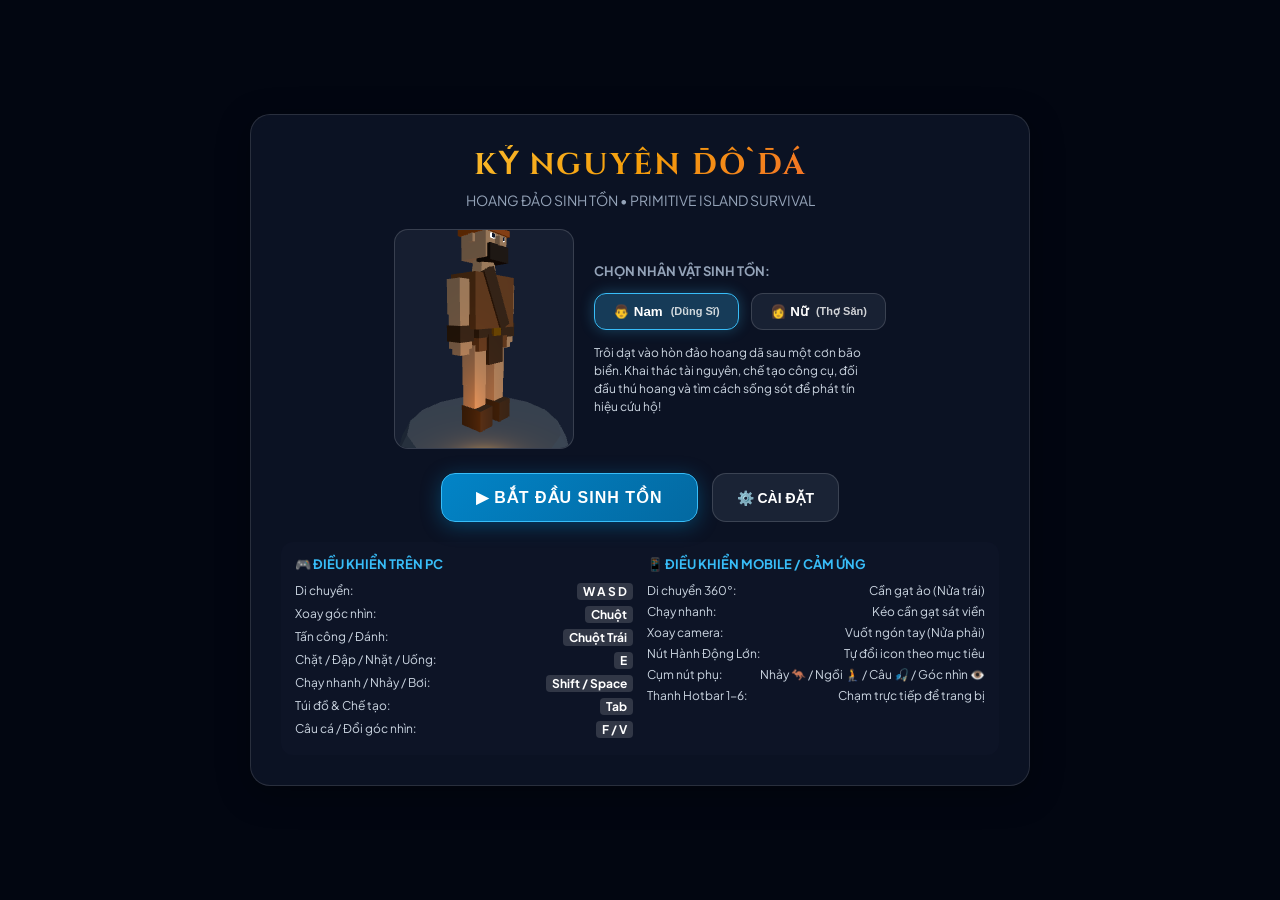
<file: index.html>
<!DOCTYPE html>
<html lang="vi">
<head>
  <meta charset="UTF-8">
  <meta name="viewport" content="width=device-width, initial-scale=1.0, maximum-scale=1.0, user-scalable=no, viewport-fit=cover">
  <title>Kỷ Nguyên Đồ Đá: Hoang Đảo Sinh Tồn - 3D Survival</title>
  <script type="module" crossorigin src="./assets/index-B29FA6Dn.js"></script>
  <link rel="stylesheet" crossorigin href="./assets/index-CyNFQfEw.css">
</head>
<body>
  <!-- 3D Canvas Container -->
  <div id="canvas-container"></div>

  <!-- Atmospheric Screen Vignette FX (Frost, Warmth, Underwater) -->
  <div id="frost-overlay" class="screen-fx"></div>
  <div id="warmth-overlay" class="screen-fx"></div>
  <div id="underwater-overlay" class="screen-fx"></div>

  <!-- Cinematic Rescue Cutscene Overlay & Banner -->
  <div id="cutscene-container" style="display: none;">
    <div id="cutscene-banner">
      <div id="cutscene-badge">🚢 TÍN HIỆU CỨU HỘ ĐÃ PHÁT</div>
      <div id="cutscene-title">TÀU CỨU HỘ ĐÃ CẬP BẾN!</div>
      <div id="cutscene-desc">Ánh đèn pha rẽ sóng vượt qua rạn san hô đưa bạn trở về nền văn minh!</div>
    </div>
    <button id="btn-skip-cutscene" class="hud-btn" title="Bỏ qua cắt cảnh">BỎ QUA ▶</button>
  </div>

  <!-- HUD Overlay -->
  <div id="hud-overlay" style="display: none;">
    <!-- Top Bar -->
    <div id="top-bar">
      <!-- Objectives / Quests (Top Left) -->
      <div id="quests-container" class="glass-panel">
        <div id="quests-header">
          <span>📜 MỤC TIÊU SINH TỒN (Q)</span>
          <span id="quests-toggle-icon">▲</span>
        </div>
        <div id="quest-list">
          <!-- Populated by JS -->
        </div>
      </div>

      <!-- Compass (Top Center) -->
      <div id="compass-container" class="glass-panel">
        <div id="compass-tape">N • • • E • • • S • • • W</div>
        <div id="shipwreck-dist-pill">
          <span>🚢 Xác tàu đắm:</span>
          <span id="shipwreck-dist-text">145m</span>
        </div>
      </div>

      <!-- Clock, Minimap & Quick Action Buttons (Top Right) -->
      <div id="top-right-wrap">
        <div id="top-right-group">
          <div id="clock-pill" class="glass-panel hud-pill">
            <span id="day-badge">Ngày 1</span>
            <span id="time-badge">12:00 ☀️</span>
          </div>
          <button id="btn-toggle-control-mode" class="hud-btn" title="Chuyển chế độ điều khiển: PC / Cảm ứng">📱</button>
          <button id="btn-toggle-inventory" class="hud-btn" title="Túi đồ (Tab)">🎒</button>
          <button id="btn-toggle-quests" class="hud-btn" title="Nhiệm vụ (Q)">📜</button>
          <button id="btn-toggle-settings" class="hud-btn" title="Cài đặt (Esc)">⚙️</button>
        </div>

        <!-- Real-time Circular Radar Minimap -->
        <div id="minimap-container" class="glass-panel">
          <div id="minimap-header">
            <span id="minimap-coords">X: 0 | Z: 25</span>
            <span id="minimap-north">▲ BẮC</span>
          </div>
          <div id="minimap-canvas-wrap">
            <canvas id="minimap-canvas" width="130" height="130"></canvas>
          </div>
        </div>
      </div>
    </div>

    <!-- Center Dynamic Crosshair & Interaction Hint -->
    <div id="center-crosshair-wrap">
      <div id="crosshair"></div>
      <div id="crosshair-hint">[E] Chặt Cây Cọ (100/100 HP)</div>
    </div>

    <!-- Toast Notifications -->
    <div id="toast-container"></div>

    <!-- Bottom Bar (Survival Bars & Hotbar) -->
    <div id="bottom-bar">
      <!-- 5 Survival Stat Bars (Bottom Left) -->
      <div id="survival-stats" class="glass-panel" style="padding: 10px 14px;">
        <!-- Health -->
        <div class="stat-row">
          <span class="stat-icon" title="Máu">🩸</span>
          <div class="stat-bar-bg">
            <div id="bar-health" class="stat-bar-fill health" style="width: 100%;"></div>
          </div>
          <span id="val-health" style="font-size: 11px; width: 28px; text-align: right;">100</span>
        </div>
        <!-- Stamina -->
        <div class="stat-row">
          <span class="stat-icon" title="Thể lực">⚡</span>
          <div class="stat-bar-bg">
            <div id="bar-stamina" class="stat-bar-fill stamina" style="width: 100%;"></div>
          </div>
          <span id="val-stamina" style="font-size: 11px; width: 28px; text-align: right;">100</span>
        </div>
        <!-- Food -->
        <div class="stat-row">
          <span class="stat-icon" title="Độ no">🍖</span>
          <div class="stat-bar-bg">
            <div id="bar-food" class="stat-bar-fill food" style="width: 100%;"></div>
          </div>
          <span id="val-food" style="font-size: 11px; width: 28px; text-align: right;">100</span>
        </div>
        <!-- Water -->
        <div class="stat-row">
          <span class="stat-icon" title="Nước uống">💧</span>
          <div class="stat-bar-bg">
            <div id="bar-water" class="stat-bar-fill water" style="width: 100%;"></div>
          </div>
          <span id="val-water" style="font-size: 11px; width: 28px; text-align: right;">100</span>
        </div>
        <!-- Oxygen (Underwater only) -->
        <div class="stat-row" id="oxygen-row">
          <span class="stat-icon" title="Dưỡng khí">🫁</span>
          <div class="stat-bar-bg">
            <div id="bar-oxygen" class="stat-bar-fill oxygen" style="width: 100%;"></div>
          </div>
          <span id="val-oxygen" style="font-size: 11px; width: 28px; text-align: right;">100</span>
        </div>
        <!-- Temperature status -->
        <div id="temp-badge" class="temp-warm">🔥 Bình thường</div>
      </div>

      <!-- Hotbar 6 Slots (Bottom Center) -->
      <div id="hotbar" class="glass-panel">
        <!-- 6 slots populated by JS -->
      </div>
    </div>
  </div>

  <!-- Touch Controls Zones (Left: Joystick, Right: Look) -->
  <div id="touch-zone-left"></div>
  <div id="touch-zone-right"></div>

  <!-- Virtual Joystick Graphic -->
  <div id="joystick-base">
    <div id="joystick-knob"></div>
  </div>

  <!-- Mobile Action Buttons (Bottom Right Cluster) -->
  <div id="mobile-actions">
    <div class="action-row">
      <button id="btn-action-view" class="action-btn secondary" title="Đổi góc nhìn (V)">👁️</button>
      <button id="btn-action-fish" class="action-btn secondary" title="Câu cá (F)">🎣</button>
      <button id="btn-action-crouch" class="action-btn secondary" title="Ngồi rình (Ctrl)">🧎</button>
      <button id="btn-action-jump" class="action-btn secondary" title="Nhảy / Bơi (Space)">🦘</button>
    </div>
    <div class="action-row">
      <button id="btn-action-primary" class="action-btn primary" title="Chặt / Đập / Tấn công / Nhặt (E)">
        <span id="mobile-action-icon">👊</span>
        <span id="mobile-action-label">HÀNH ĐỘNG</span>
      </button>
    </div>
  </div>

  <!-- Start / Title Screen -->
  <div id="screen-start" class="modal-overlay">
    <div class="glass-panel start-card">
      <h1 class="game-title">KỶ NGUYÊN ĐỒ ĐÁ</h1>
      <p class="game-subtitle">HOANG ĐẢO SINH TỒN • PRIMITIVE ISLAND SURVIVAL</p>

      <!-- 3D Character Preview & Gender Selection -->
      <div class="char-select-section">
        <canvas id="char-preview-canvas"></canvas>
        <div style="display: flex; flex-direction: column; gap: 14px; text-align: left;">
          <div style="font-size: 13px; font-weight: 700; color: #94a3b8;">CHỌN NHÂN VẬT SINH TỒN:</div>
          <div class="gender-toggle">
            <button id="gender-male-btn" class="gender-btn active">
              <span>👨 Nam</span>
              <span style="font-size: 11px; opacity: 0.8;">(Dũng Sĩ)</span>
            </button>
            <button id="gender-female-btn" class="gender-btn">
              <span>👩 Nữ</span>
              <span style="font-size: 11px; opacity: 0.8;">(Thợ Săn)</span>
            </button>
          </div>
          <p style="font-size: 12px; color: #cbd5e1; max-width: 280px; line-height: 1.5;">
            Trôi dạt vào hòn đảo hoang dã sau một cơn bão biển. Khai thác tài nguyên, chế tạo công cụ, đối đầu thú hoang và tìm cách sống sót để phát tín hiệu cứu hộ!
          </p>
        </div>
      </div>

      <!-- Action Buttons -->
      <div style="display: flex; gap: 14px; justify-content: center; margin-bottom: 20px;">
        <button id="btn-start-game" class="btn-primary">▶ BẮT ĐẦU SINH TỒN</button>
        <button id="btn-continue-game" class="btn-secondary" style="display: none;">💾 TIẾP TỤC</button>
        <button id="btn-open-settings" class="btn-secondary">⚙️ CÀI ĐẶT</button>
      </div>

      <!-- Controls Guide Grid -->
      <div class="controls-guide-grid">
        <div class="guide-col">
          <h4>🎮 ĐIỀU KHIỂN TRÊN PC</h4>
          <div class="guide-row"><span>Di chuyển:</span> <span class="key-badge">W A S D</span></div>
          <div class="guide-row"><span>Xoay góc nhìn:</span> <span class="key-badge">Chuột</span></div>
          <div class="guide-row"><span>Tấn công / Đánh:</span> <span class="key-badge">Chuột Trái</span></div>
          <div class="guide-row"><span>Chặt / Đập / Nhặt / Uống:</span> <span class="key-badge">E</span></div>
          <div class="guide-row"><span>Chạy nhanh / Nhảy / Bơi:</span> <span class="key-badge">Shift / Space</span></div>
          <div class="guide-row"><span>Túi đồ & Chế tạo:</span> <span class="key-badge">Tab</span></div>
          <div class="guide-row"><span>Câu cá / Đổi góc nhìn:</span> <span class="key-badge">F / V</span></div>
        </div>
        <div class="guide-col">
          <h4>📱 ĐIỀU KHIỂN MOBILE / CẢM ỨNG</h4>
          <div class="guide-row"><span>Di chuyển 360°:</span> <span>Cần gạt ảo (Nửa trái)</span></div>
          <div class="guide-row"><span>Chạy nhanh:</span> <span>Kéo cần gạt sát viền</span></div>
          <div class="guide-row"><span>Xoay camera:</span> <span>Vuốt ngón tay (Nửa phải)</span></div>
          <div class="guide-row"><span>Nút Hành Động Lớn:</span> <span>Tự đổi icon theo mục tiêu</span></div>
          <div class="guide-row"><span>Cụm nút phụ:</span> <span>Nhảy 🦘 / Ngồi 🧎 / Câu 🎣 / Góc nhìn 👁️</span></div>
          <div class="guide-row"><span>Thanh Hotbar 1-6:</span> <span>Chạm trực tiếp để trang bị</span></div>
        </div>
      </div>
    </div>
  </div>

  <!-- Inventory & Crafting Modal (Tab) -->
  <div id="modal-inventory" class="modal-overlay" style="display: none;">
    <div class="glass-panel inv-card">
      <div class="inv-tabs">
        <button id="tab-backpack" class="inv-tab-btn active">🎒 TÚI ĐỒ (24 Ô)</button>
        <button id="tab-crafting" class="inv-tab-btn">🔨 CHẾ TẠO CÔNG CỤ</button>
        <button id="btn-close-inventory" style="margin-left: auto; background: none; border: none; color: #fff; font-size: 20px; cursor: pointer;">✕</button>
      </div>

      <!-- Backpack View -->
      <div id="view-backpack" class="inv-layout">
        <div>
          <div style="font-size: 13px; font-weight: 700; color: #38bdf8; margin-bottom: 8px;">🔥 THANH HOTBAR (1-6)</div>
          <div id="inv-grid-hotbar" class="inv-grid" style="margin-bottom: 16px;"></div>
          <div style="font-size: 13px; font-weight: 700; color: #94a3b8; margin-bottom: 8px;">📦 BALO SINH TỒN (18 Ô)</div>
          <div id="inv-grid-backpack" class="inv-grid"></div>
        </div>

        <!-- Selected Item Detail Panel -->
        <div class="item-detail-panel">
          <div id="item-detail-icon" style="font-size: 40px; text-align: center;">🎒</div>
          <div id="item-detail-name" style="font-size: 16px; font-weight: 700; text-align: center;">Chọn một vật phẩm</div>
          <div id="item-detail-desc" style="font-size: 13px; color: #94a3b8; line-height: 1.5; min-height: 60px;">Chạm hoặc click vào một ô vật phẩm để xem chi tiết hoặc sử dụng.</div>
          <div style="display: flex; gap: 8px; margin-top: auto;">
            <button id="btn-item-use" class="btn-primary" style="flex: 1; padding: 10px; font-size: 13px;" disabled>SỬ DỤNG / ĂN</button>
            <button id="btn-item-build" class="btn-primary" style="flex: 1; padding: 10px; font-size: 13px; background: #059669; border-color: #10b981; display: none;">ĐẶT XUỐNG ĐẤT</button>
          </div>
        </div>
      </div>

      <!-- Crafting View -->
      <div id="view-crafting" class="inv-layout" style="display: none;">
        <div>
          <div style="font-size: 13px; font-weight: 700; color: #38bdf8; margin-bottom: 12px;">DANH SÁCH CÔNG THỨC CHẾ TẠO</div>
          <div id="crafting-recipe-list" class="recipe-list">
            <!-- Populated by JS -->
          </div>
        </div>
        <div class="item-detail-panel">
          <div id="craft-preview-icon" style="font-size: 40px; text-align: center;">🛠️</div>
          <div id="craft-preview-name" style="font-size: 16px; font-weight: 700; text-align: center;">Chế tạo</div>
          <div id="craft-preview-desc" style="font-size: 13px; color: #94a3b8; line-height: 1.5;">Chọn một công thức chế tạo từ danh sách bên trái.</div>
          <div id="craft-preview-reqs" style="font-size: 12px; color: #f59e0b;"></div>
        </div>
      </div>
    </div>
  </div>

  <!-- Settings Modal (Esc) -->
  <div id="modal-settings" class="modal-overlay" style="display: none;">
    <div class="glass-panel settings-card">
      <div style="display: flex; justify-content: space-between; align-items: center; margin-bottom: 20px;">
        <h2 style="font-size: 18px; color: #38bdf8;">⚙️ CÀI ĐẶT TRÒ CHƠI</h2>
        <button id="btn-close-settings" style="background: none; border: none; color: #fff; font-size: 20px; cursor: pointer;">✕</button>
      </div>

      <div class="setting-row">
        <span>Đồ Họa:</span>
        <select id="setting-graphics" style="padding: 6px 12px; border-radius: 8px; background: #1e293b; color: #fff; border: 1px solid #475569;">
          <option value="low">Thấp (Tối ưu FPS Mobile)</option>
          <option value="balanced" selected>Cân Bằng (Khuyên dùng)</option>
          <option value="high">Cao Cấp (Bóng mềm & Đẹp)</option>
        </select>
      </div>

      <div class="setting-row">
        <span>Chế Độ Điều Khiển:</span>
        <select id="setting-control-mode" style="padding: 6px 12px; border-radius: 8px; background: #1e293b; color: #fff; border: 1px solid #475569;">
          <option value="auto" selected>Tự Động Nhận Diện Thiết Bị</option>
          <option value="touch">📱 Cảm Ứng (Mobile / Tablet)</option>
          <option value="pc">💻 Bàn Phím & Chuột (PC)</option>
        </select>
      </div>

      <div class="setting-row">
        <span>Âm lượng Tổng (Master):</span>
        <input type="range" id="setting-vol-master" min="0" max="100" value="80">
      </div>

      <div class="setting-row">
        <span>Âm thanh Hiệu ứng (SFX):</span>
        <input type="range" id="setting-vol-sfx" min="0" max="100" value="90">
      </div>

      <div class="setting-row">
        <span>Âm thanh Sóng biển (Ambient):</span>
        <input type="range" id="setting-vol-ambient" min="0" max="100" value="50">
      </div>

      <div class="setting-row">
        <span>Độ nhạy Chuột (PC):</span>
        <input type="range" id="setting-sens-mouse" min="5" max="30" value="12">
      </div>

      <div class="setting-row">
        <span>Độ nhạy Cảm ứng (Mobile):</span>
        <input type="range" id="setting-sens-touch" min="5" max="30" value="15">
      </div>

      <div style="display: flex; gap: 10px; margin-top: 24px;">
        <button id="btn-save-quit" class="btn-secondary" style="flex: 1;">💾 LƯU & THOÁT RA MENU</button>
        <button id="btn-resume-game" class="btn-primary" style="flex: 1;">TIẾP TỤC CHƠI</button>
      </div>
    </div>
  </div>

  <!-- Game Over Screen -->
  <div id="screen-gameover" class="modal-overlay" style="display: none;">
    <div class="glass-panel end-card">
      <div style="font-size: 52px; margin-bottom: 10px;">💀</div>
      <h2 class="gameover-title">BẠN ĐÃ GỤC NGÃ!</h2>
      <p id="gameover-reason" style="font-size: 14px; color: #cbd5e1; margin-bottom: 20px;">Bạn không thể chống chọi lại sự khắc nghiệt của hoang đảo.</p>

      <div style="background: rgba(15, 23, 42, 0.6); padding: 14px; border-radius: 12px; margin-bottom: 24px; text-align: left; font-size: 13px;">
        <div class="guide-row"><span>Thời gian sống sót:</span> <strong id="go-stat-days">1 Ngày</strong></div>
        <div class="guide-row"><span>Thú săn đã hạ:</span> <strong id="go-stat-hunts">0</strong></div>
        <div class="guide-row"><span>Cây cối đã chặt:</span> <strong id="go-stat-trees">0</strong></div>
      </div>

      <button id="btn-respawn" class="btn-primary" style="width: 100%;">🔄 HỒI SINH TẠI ĐIỂM AN TOÀN</button>
    </div>
  </div>

  <!-- Victory Screen -->
  <div id="screen-victory" class="modal-overlay" style="display: none;">
    <div class="glass-panel end-card">
      <div style="font-size: 56px; margin-bottom: 10px;">🚢✨</div>
      <h2 class="victory-title">BẠN ĐÃ ĐƯỢC GIẢI CỨU!</h2>
      <p style="font-size: 14px; color: #cbd5e1; margin-bottom: 20px; line-height: 1.6;">
        Ngọn lửa tín hiệu từ Đài Cứu Hộ đã xé toạc màn đêm! Tàu cứu hộ đã vượt qua rạn san hô đưa bạn trở về đất liền an toàn.
      </p>

      <div style="background: rgba(15, 23, 42, 0.6); padding: 14px; border-radius: 12px; margin-bottom: 24px; text-align: left; font-size: 13px;">
        <div class="guide-row"><span>Số ngày sống sót:</span> <strong id="vic-stat-days" style="color: #fbbf24;">1 Ngày</strong></div>
        <div class="guide-row"><span>Thú dữ đã săn:</span> <strong id="vic-stat-hunts" style="color: #fbbf24;">0</strong></div>
        <div class="guide-row"><span>Công trình đã dựng:</span> <strong id="vic-stat-structs" style="color: #fbbf24;">0</strong></div>
        <div class="guide-row"><span>Cá biển đã câu:</span> <strong id="vic-stat-fish" style="color: #fbbf24;">0</strong></div>
      </div>

      <div style="display: flex; gap: 12px;">
        <button id="btn-continue-freeplay" class="btn-secondary" style="flex: 1;">🏝️ CHƠI TIẾP TỰ DO</button>
        <button id="btn-restart-game" class="btn-primary" style="flex: 1;">🔄 CHƠI LẠI TỪ ĐẦU</button>
      </div>
    </div>
  </div>

  <!-- Landscape Warning for Mobile Portrait -->
  <div id="landscape-warning">
    <div style="font-size: 48px; margin-bottom: 14px;">🔄</div>
    <h3 style="color: #38bdf8; margin-bottom: 10px;">VUI LÒNG XOAY NGANG MÀN HÌNH</h3>
    <p style="color: #94a3b8; font-size: 14px; max-width: 280px; line-height: 1.5;">
      Trải nghiệm Kỷ Nguyên Đồ Đá tốt nhất ở chế độ xoay ngang (Landscape).
    </p>
  </div>

</body>
</html>
</file>
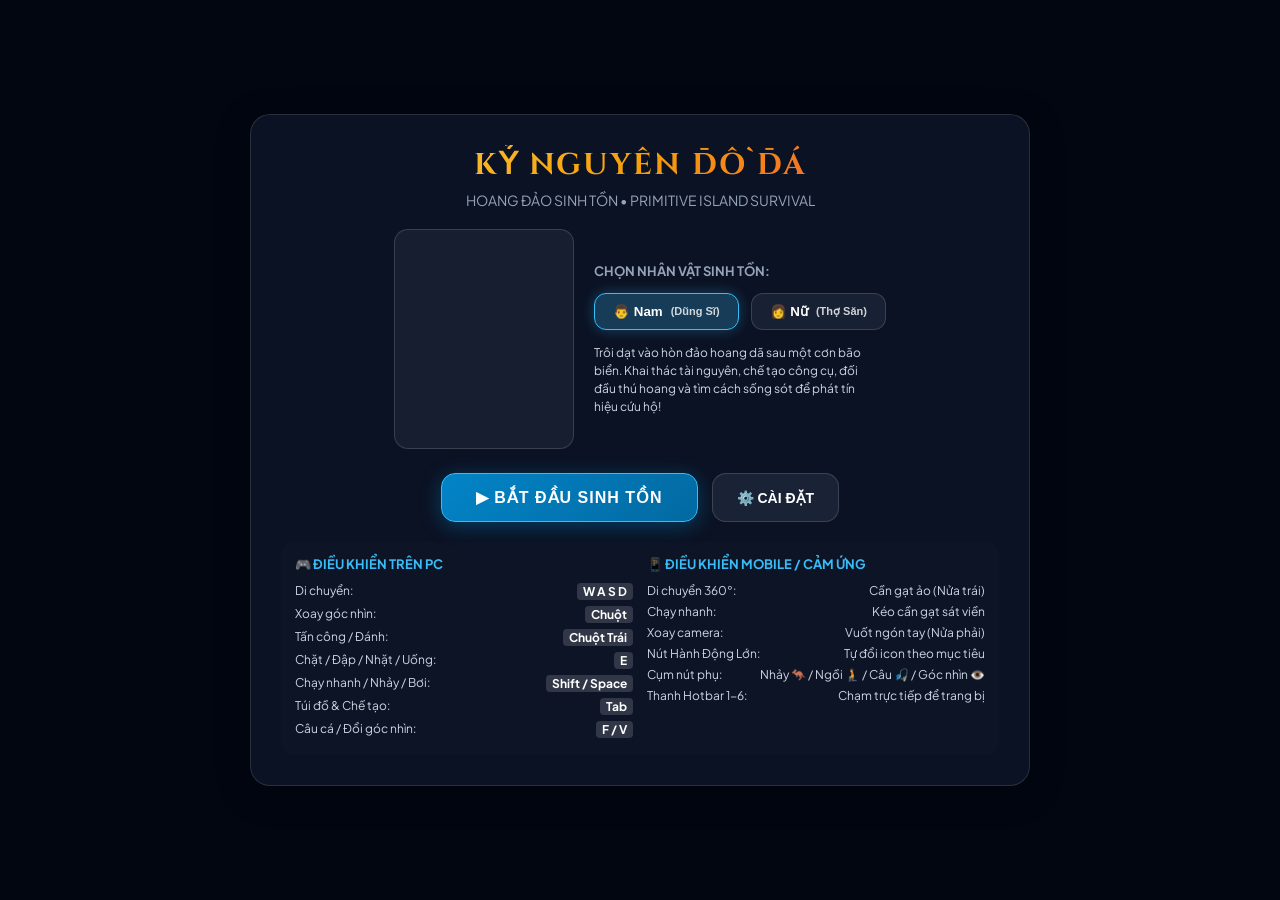
<file: raw_index.html>
<!DOCTYPE html>
<html lang="vi">
<head>
  <meta charset="UTF-8">
  <meta name="viewport" content="width=device-width, initial-scale=1.0, maximum-scale=1.0, user-scalable=no, viewport-fit=cover">
  <title>Kỷ Nguyên Đồ Đá: Hoang Đảo Sinh Tồn - 3D Survival</title>
  <link rel="stylesheet" href="./src/style.css">
</head>
<body>
  <!-- 3D Canvas Container -->
  <div id="canvas-container"></div>

  <!-- Atmospheric Screen Vignette FX (Frost, Warmth, Underwater) -->
  <div id="frost-overlay" class="screen-fx"></div>
  <div id="warmth-overlay" class="screen-fx"></div>
  <div id="underwater-overlay" class="screen-fx"></div>

  <!-- Cinematic Rescue Cutscene Overlay & Banner -->
  <div id="cutscene-container" style="display: none;">
    <div id="cutscene-banner">
      <div id="cutscene-badge">🚢 TÍN HIỆU CỨU HỘ ĐÃ PHÁT</div>
      <div id="cutscene-title">TÀU CỨU HỘ ĐÃ CẬP BẾN!</div>
      <div id="cutscene-desc">Ánh đèn pha rẽ sóng vượt qua rạn san hô đưa bạn trở về nền văn minh!</div>
    </div>
    <button id="btn-skip-cutscene" class="hud-btn" title="Bỏ qua cắt cảnh">BỎ QUA ▶</button>
  </div>

  <!-- HUD Overlay -->
  <div id="hud-overlay" style="display: none;">
    <!-- Top Bar -->
    <div id="top-bar">
      <!-- Objectives / Quests (Top Left) -->
      <div id="quests-container" class="glass-panel">
        <div id="quests-header">
          <span>📜 MỤC TIÊU SINH TỒN (Q)</span>
          <span id="quests-toggle-icon">▲</span>
        </div>
        <div id="quest-list">
          <!-- Populated by JS -->
        </div>
      </div>

      <!-- Compass (Top Center) -->
      <div id="compass-container" class="glass-panel">
        <div id="compass-tape">N • • • E • • • S • • • W</div>
        <div id="shipwreck-dist-pill">
          <span>🚢 Xác tàu đắm:</span>
          <span id="shipwreck-dist-text">145m</span>
        </div>
      </div>

      <!-- Clock, Minimap & Quick Action Buttons (Top Right) -->
      <div id="top-right-wrap">
        <div id="top-right-group">
          <div id="clock-pill" class="glass-panel hud-pill">
            <span id="day-badge">Ngày 1</span>
            <span id="time-badge">12:00 ☀️</span>
          </div>
          <button id="btn-toggle-control-mode" class="hud-btn" title="Chuyển chế độ điều khiển: PC / Cảm ứng">📱</button>
          <button id="btn-toggle-inventory" class="hud-btn" title="Túi đồ (Tab)">🎒</button>
          <button id="btn-toggle-quests" class="hud-btn" title="Nhiệm vụ (Q)">📜</button>
          <button id="btn-toggle-settings" class="hud-btn" title="Cài đặt (Esc)">⚙️</button>
        </div>

        <!-- Real-time Circular Radar Minimap -->
        <div id="minimap-container" class="glass-panel">
          <div id="minimap-header">
            <span id="minimap-coords">X: 0 | Z: 25</span>
            <span id="minimap-north">▲ BẮC</span>
          </div>
          <div id="minimap-canvas-wrap">
            <canvas id="minimap-canvas" width="130" height="130"></canvas>
          </div>
        </div>
      </div>
    </div>

    <!-- Center Dynamic Crosshair & Interaction Hint -->
    <div id="center-crosshair-wrap">
      <div id="crosshair"></div>
      <div id="crosshair-hint">[E] Chặt Cây Cọ (100/100 HP)</div>
    </div>

    <!-- Toast Notifications -->
    <div id="toast-container"></div>

    <!-- Bottom Bar (Survival Bars & Hotbar) -->
    <div id="bottom-bar">
      <!-- 5 Survival Stat Bars (Bottom Left) -->
      <div id="survival-stats" class="glass-panel" style="padding: 10px 14px;">
        <!-- Health -->
        <div class="stat-row">
          <span class="stat-icon" title="Máu">🩸</span>
          <div class="stat-bar-bg">
            <div id="bar-health" class="stat-bar-fill health" style="width: 100%;"></div>
          </div>
          <span id="val-health" style="font-size: 11px; width: 28px; text-align: right;">100</span>
        </div>
        <!-- Stamina -->
        <div class="stat-row">
          <span class="stat-icon" title="Thể lực">⚡</span>
          <div class="stat-bar-bg">
            <div id="bar-stamina" class="stat-bar-fill stamina" style="width: 100%;"></div>
          </div>
          <span id="val-stamina" style="font-size: 11px; width: 28px; text-align: right;">100</span>
        </div>
        <!-- Food -->
        <div class="stat-row">
          <span class="stat-icon" title="Độ no">🍖</span>
          <div class="stat-bar-bg">
            <div id="bar-food" class="stat-bar-fill food" style="width: 100%;"></div>
          </div>
          <span id="val-food" style="font-size: 11px; width: 28px; text-align: right;">100</span>
        </div>
        <!-- Water -->
        <div class="stat-row">
          <span class="stat-icon" title="Nước uống">💧</span>
          <div class="stat-bar-bg">
            <div id="bar-water" class="stat-bar-fill water" style="width: 100%;"></div>
          </div>
          <span id="val-water" style="font-size: 11px; width: 28px; text-align: right;">100</span>
        </div>
        <!-- Oxygen (Underwater only) -->
        <div class="stat-row" id="oxygen-row">
          <span class="stat-icon" title="Dưỡng khí">🫁</span>
          <div class="stat-bar-bg">
            <div id="bar-oxygen" class="stat-bar-fill oxygen" style="width: 100%;"></div>
          </div>
          <span id="val-oxygen" style="font-size: 11px; width: 28px; text-align: right;">100</span>
        </div>
        <!-- Temperature status -->
        <div id="temp-badge" class="temp-warm">🔥 Bình thường</div>
      </div>

      <!-- Hotbar 6 Slots (Bottom Center) -->
      <div id="hotbar" class="glass-panel">
        <!-- 6 slots populated by JS -->
      </div>
    </div>
  </div>

  <!-- Touch Controls Zones (Left: Joystick, Right: Look) -->
  <div id="touch-zone-left"></div>
  <div id="touch-zone-right"></div>

  <!-- Virtual Joystick Graphic -->
  <div id="joystick-base">
    <div id="joystick-knob"></div>
  </div>

  <!-- Mobile Action Buttons (Bottom Right Cluster) -->
  <div id="mobile-actions">
    <div class="action-row">
      <button id="btn-action-view" class="action-btn secondary" title="Đổi góc nhìn (V)">👁️</button>
      <button id="btn-action-fish" class="action-btn secondary" title="Câu cá (F)">🎣</button>
      <button id="btn-action-crouch" class="action-btn secondary" title="Ngồi rình (Ctrl)">🧎</button>
      <button id="btn-action-jump" class="action-btn secondary" title="Nhảy / Bơi (Space)">🦘</button>
    </div>
    <div class="action-row">
      <button id="btn-action-primary" class="action-btn primary" title="Chặt / Đập / Tấn công / Nhặt (E)">
        <span id="mobile-action-icon">👊</span>
        <span id="mobile-action-label">HÀNH ĐỘNG</span>
      </button>
    </div>
  </div>

  <!-- Start / Title Screen -->
  <div id="screen-start" class="modal-overlay">
    <div class="glass-panel start-card">
      <h1 class="game-title">KỶ NGUYÊN ĐỒ ĐÁ</h1>
      <p class="game-subtitle">HOANG ĐẢO SINH TỒN • PRIMITIVE ISLAND SURVIVAL</p>

      <!-- 3D Character Preview & Gender Selection -->
      <div class="char-select-section">
        <canvas id="char-preview-canvas"></canvas>
        <div style="display: flex; flex-direction: column; gap: 14px; text-align: left;">
          <div style="font-size: 13px; font-weight: 700; color: #94a3b8;">CHỌN NHÂN VẬT SINH TỒN:</div>
          <div class="gender-toggle">
            <button id="gender-male-btn" class="gender-btn active">
              <span>👨 Nam</span>
              <span style="font-size: 11px; opacity: 0.8;">(Dũng Sĩ)</span>
            </button>
            <button id="gender-female-btn" class="gender-btn">
              <span>👩 Nữ</span>
              <span style="font-size: 11px; opacity: 0.8;">(Thợ Săn)</span>
            </button>
          </div>
          <p style="font-size: 12px; color: #cbd5e1; max-width: 280px; line-height: 1.5;">
            Trôi dạt vào hòn đảo hoang dã sau một cơn bão biển. Khai thác tài nguyên, chế tạo công cụ, đối đầu thú hoang và tìm cách sống sót để phát tín hiệu cứu hộ!
          </p>
        </div>
      </div>

      <!-- Action Buttons -->
      <div style="display: flex; gap: 14px; justify-content: center; margin-bottom: 20px;">
        <button id="btn-start-game" class="btn-primary">▶ BẮT ĐẦU SINH TỒN</button>
        <button id="btn-continue-game" class="btn-secondary" style="display: none;">💾 TIẾP TỤC</button>
        <button id="btn-open-settings" class="btn-secondary">⚙️ CÀI ĐẶT</button>
      </div>

      <!-- Controls Guide Grid -->
      <div class="controls-guide-grid">
        <div class="guide-col">
          <h4>🎮 ĐIỀU KHIỂN TRÊN PC</h4>
          <div class="guide-row"><span>Di chuyển:</span> <span class="key-badge">W A S D</span></div>
          <div class="guide-row"><span>Xoay góc nhìn:</span> <span class="key-badge">Chuột</span></div>
          <div class="guide-row"><span>Tấn công / Đánh:</span> <span class="key-badge">Chuột Trái</span></div>
          <div class="guide-row"><span>Chặt / Đập / Nhặt / Uống:</span> <span class="key-badge">E</span></div>
          <div class="guide-row"><span>Chạy nhanh / Nhảy / Bơi:</span> <span class="key-badge">Shift / Space</span></div>
          <div class="guide-row"><span>Túi đồ & Chế tạo:</span> <span class="key-badge">Tab</span></div>
          <div class="guide-row"><span>Câu cá / Đổi góc nhìn:</span> <span class="key-badge">F / V</span></div>
        </div>
        <div class="guide-col">
          <h4>📱 ĐIỀU KHIỂN MOBILE / CẢM ỨNG</h4>
          <div class="guide-row"><span>Di chuyển 360°:</span> <span>Cần gạt ảo (Nửa trái)</span></div>
          <div class="guide-row"><span>Chạy nhanh:</span> <span>Kéo cần gạt sát viền</span></div>
          <div class="guide-row"><span>Xoay camera:</span> <span>Vuốt ngón tay (Nửa phải)</span></div>
          <div class="guide-row"><span>Nút Hành Động Lớn:</span> <span>Tự đổi icon theo mục tiêu</span></div>
          <div class="guide-row"><span>Cụm nút phụ:</span> <span>Nhảy 🦘 / Ngồi 🧎 / Câu 🎣 / Góc nhìn 👁️</span></div>
          <div class="guide-row"><span>Thanh Hotbar 1-6:</span> <span>Chạm trực tiếp để trang bị</span></div>
        </div>
      </div>
    </div>
  </div>

  <!-- Inventory & Crafting Modal (Tab) -->
  <div id="modal-inventory" class="modal-overlay" style="display: none;">
    <div class="glass-panel inv-card">
      <div class="inv-tabs">
        <button id="tab-backpack" class="inv-tab-btn active">🎒 TÚI ĐỒ (24 Ô)</button>
        <button id="tab-crafting" class="inv-tab-btn">🔨 CHẾ TẠO CÔNG CỤ</button>
        <button id="btn-close-inventory" style="margin-left: auto; background: none; border: none; color: #fff; font-size: 20px; cursor: pointer;">✕</button>
      </div>

      <!-- Backpack View -->
      <div id="view-backpack" class="inv-layout">
        <div>
          <div style="font-size: 13px; font-weight: 700; color: #38bdf8; margin-bottom: 8px;">🔥 THANH HOTBAR (1-6)</div>
          <div id="inv-grid-hotbar" class="inv-grid" style="margin-bottom: 16px;"></div>
          <div style="font-size: 13px; font-weight: 700; color: #94a3b8; margin-bottom: 8px;">📦 BALO SINH TỒN (18 Ô)</div>
          <div id="inv-grid-backpack" class="inv-grid"></div>
        </div>

        <!-- Selected Item Detail Panel -->
        <div class="item-detail-panel">
          <div id="item-detail-icon" style="font-size: 40px; text-align: center;">🎒</div>
          <div id="item-detail-name" style="font-size: 16px; font-weight: 700; text-align: center;">Chọn một vật phẩm</div>
          <div id="item-detail-desc" style="font-size: 13px; color: #94a3b8; line-height: 1.5; min-height: 60px;">Chạm hoặc click vào một ô vật phẩm để xem chi tiết hoặc sử dụng.</div>
          <div style="display: flex; gap: 8px; margin-top: auto;">
            <button id="btn-item-use" class="btn-primary" style="flex: 1; padding: 10px; font-size: 13px;" disabled>SỬ DỤNG / ĂN</button>
            <button id="btn-item-build" class="btn-primary" style="flex: 1; padding: 10px; font-size: 13px; background: #059669; border-color: #10b981; display: none;">ĐẶT XUỐNG ĐẤT</button>
          </div>
        </div>
      </div>

      <!-- Crafting View -->
      <div id="view-crafting" class="inv-layout" style="display: none;">
        <div>
          <div style="font-size: 13px; font-weight: 700; color: #38bdf8; margin-bottom: 12px;">DANH SÁCH CÔNG THỨC CHẾ TẠO</div>
          <div id="crafting-recipe-list" class="recipe-list">
            <!-- Populated by JS -->
          </div>
        </div>
        <div class="item-detail-panel">
          <div id="craft-preview-icon" style="font-size: 40px; text-align: center;">🛠️</div>
          <div id="craft-preview-name" style="font-size: 16px; font-weight: 700; text-align: center;">Chế tạo</div>
          <div id="craft-preview-desc" style="font-size: 13px; color: #94a3b8; line-height: 1.5;">Chọn một công thức chế tạo từ danh sách bên trái.</div>
          <div id="craft-preview-reqs" style="font-size: 12px; color: #f59e0b;"></div>
        </div>
      </div>
    </div>
  </div>

  <!-- Settings Modal (Esc) -->
  <div id="modal-settings" class="modal-overlay" style="display: none;">
    <div class="glass-panel settings-card">
      <div style="display: flex; justify-content: space-between; align-items: center; margin-bottom: 20px;">
        <h2 style="font-size: 18px; color: #38bdf8;">⚙️ CÀI ĐẶT TRÒ CHƠI</h2>
        <button id="btn-close-settings" style="background: none; border: none; color: #fff; font-size: 20px; cursor: pointer;">✕</button>
      </div>

      <div class="setting-row">
        <span>Đồ Họa:</span>
        <select id="setting-graphics" style="padding: 6px 12px; border-radius: 8px; background: #1e293b; color: #fff; border: 1px solid #475569;">
          <option value="low">Thấp (Tối ưu FPS Mobile)</option>
          <option value="balanced" selected>Cân Bằng (Khuyên dùng)</option>
          <option value="high">Cao Cấp (Bóng mềm & Đẹp)</option>
        </select>
      </div>

      <div class="setting-row">
        <span>Chế Độ Điều Khiển:</span>
        <select id="setting-control-mode" style="padding: 6px 12px; border-radius: 8px; background: #1e293b; color: #fff; border: 1px solid #475569;">
          <option value="auto" selected>Tự Động Nhận Diện Thiết Bị</option>
          <option value="touch">📱 Cảm Ứng (Mobile / Tablet)</option>
          <option value="pc">💻 Bàn Phím & Chuột (PC)</option>
        </select>
      </div>

      <div class="setting-row">
        <span>Âm lượng Tổng (Master):</span>
        <input type="range" id="setting-vol-master" min="0" max="100" value="80">
      </div>

      <div class="setting-row">
        <span>Âm thanh Hiệu ứng (SFX):</span>
        <input type="range" id="setting-vol-sfx" min="0" max="100" value="90">
      </div>

      <div class="setting-row">
        <span>Âm thanh Sóng biển (Ambient):</span>
        <input type="range" id="setting-vol-ambient" min="0" max="100" value="50">
      </div>

      <div class="setting-row">
        <span>Độ nhạy Chuột (PC):</span>
        <input type="range" id="setting-sens-mouse" min="5" max="30" value="12">
      </div>

      <div class="setting-row">
        <span>Độ nhạy Cảm ứng (Mobile):</span>
        <input type="range" id="setting-sens-touch" min="5" max="30" value="15">
      </div>

      <div style="display: flex; gap: 10px; margin-top: 24px;">
        <button id="btn-save-quit" class="btn-secondary" style="flex: 1;">💾 LƯU & THOÁT RA MENU</button>
        <button id="btn-resume-game" class="btn-primary" style="flex: 1;">TIẾP TỤC CHƠI</button>
      </div>
    </div>
  </div>

  <!-- Game Over Screen -->
  <div id="screen-gameover" class="modal-overlay" style="display: none;">
    <div class="glass-panel end-card">
      <div style="font-size: 52px; margin-bottom: 10px;">💀</div>
      <h2 class="gameover-title">BẠN ĐÃ GỤC NGÃ!</h2>
      <p id="gameover-reason" style="font-size: 14px; color: #cbd5e1; margin-bottom: 20px;">Bạn không thể chống chọi lại sự khắc nghiệt của hoang đảo.</p>

      <div style="background: rgba(15, 23, 42, 0.6); padding: 14px; border-radius: 12px; margin-bottom: 24px; text-align: left; font-size: 13px;">
        <div class="guide-row"><span>Thời gian sống sót:</span> <strong id="go-stat-days">1 Ngày</strong></div>
        <div class="guide-row"><span>Thú săn đã hạ:</span> <strong id="go-stat-hunts">0</strong></div>
        <div class="guide-row"><span>Cây cối đã chặt:</span> <strong id="go-stat-trees">0</strong></div>
      </div>

      <button id="btn-respawn" class="btn-primary" style="width: 100%;">🔄 HỒI SINH TẠI ĐIỂM AN TOÀN</button>
    </div>
  </div>

  <!-- Victory Screen -->
  <div id="screen-victory" class="modal-overlay" style="display: none;">
    <div class="glass-panel end-card">
      <div style="font-size: 56px; margin-bottom: 10px;">🚢✨</div>
      <h2 class="victory-title">BẠN ĐÃ ĐƯỢC GIẢI CỨU!</h2>
      <p style="font-size: 14px; color: #cbd5e1; margin-bottom: 20px; line-height: 1.6;">
        Ngọn lửa tín hiệu từ Đài Cứu Hộ đã xé toạc màn đêm! Tàu cứu hộ đã vượt qua rạn san hô đưa bạn trở về đất liền an toàn.
      </p>

      <div style="background: rgba(15, 23, 42, 0.6); padding: 14px; border-radius: 12px; margin-bottom: 24px; text-align: left; font-size: 13px;">
        <div class="guide-row"><span>Số ngày sống sót:</span> <strong id="vic-stat-days" style="color: #fbbf24;">1 Ngày</strong></div>
        <div class="guide-row"><span>Thú dữ đã săn:</span> <strong id="vic-stat-hunts" style="color: #fbbf24;">0</strong></div>
        <div class="guide-row"><span>Công trình đã dựng:</span> <strong id="vic-stat-structs" style="color: #fbbf24;">0</strong></div>
        <div class="guide-row"><span>Cá biển đã câu:</span> <strong id="vic-stat-fish" style="color: #fbbf24;">0</strong></div>
      </div>

      <div style="display: flex; gap: 12px;">
        <button id="btn-continue-freeplay" class="btn-secondary" style="flex: 1;">🏝️ CHƠI TIẾP TỰ DO</button>
        <button id="btn-restart-game" class="btn-primary" style="flex: 1;">🔄 CHƠI LẠI TỪ ĐẦU</button>
      </div>
    </div>
  </div>

  <!-- Landscape Warning for Mobile Portrait -->
  <div id="landscape-warning">
    <div style="font-size: 48px; margin-bottom: 14px;">🔄</div>
    <h3 style="color: #38bdf8; margin-bottom: 10px;">VUI LÒNG XOAY NGANG MÀN HÌNH</h3>
    <p style="color: #94a3b8; font-size: 14px; max-width: 280px; line-height: 1.5;">
      Trải nghiệm Kỷ Nguyên Đồ Đá tốt nhất ở chế độ xoay ngang (Landscape).
    </p>
  </div>

  <script type="module" src="./src/main.js"></script>
</body>
</html>
</file>
<file: assets/index-CyNFQfEw.css>
@import"https://fonts.googleapis.com/css2?family=Plus+Jakarta+Sans:wght@400;600;700;800&family=Cinzel:wght@700&display=swap";*{box-sizing:border-box;margin:0;padding:0;-webkit-touch-callout:none;-webkit-user-select:none;user-select:none}html,body{width:100%;height:100%;overflow:hidden;background-color:#060913;font-family:Plus Jakarta Sans,system-ui,-apple-system,sans-serif;color:#f1f5f9;touch-action:none}#canvas-container{position:absolute;top:0;left:0;width:100%;height:100%;z-index:1}.glass-panel{background:#0f172abf;backdrop-filter:blur(14px);-webkit-backdrop-filter:blur(14px);border:1px solid rgba(255,255,255,.12);border-radius:14px;box-shadow:0 8px 32px #00000059}#hud-overlay{position:absolute;top:0;left:0;width:100%;height:100%;pointer-events:none;z-index:10;display:flex;flex-direction:column;justify-content:space-between}#top-bar{display:flex;justify-content:space-between;align-items:flex-start;padding:12px 18px;pointer-events:auto}#compass-container{display:flex;flex-direction:column;align-items:center;padding:6px 16px;border-radius:20px}#compass-tape{font-size:14px;font-weight:700;letter-spacing:2px;color:#38bdf8;text-shadow:0 0 10px rgba(56,189,248,.5)}#shipwreck-dist-pill{font-size:11px;color:#f59e0b;margin-top:2px;display:flex;align-items:center;gap:4px;font-weight:600}#top-right-wrap{display:flex;flex-direction:column;align-items:flex-end;gap:10px}#top-right-group{display:flex;align-items:center;gap:8px}#minimap-container{display:flex;flex-direction:column;align-items:center;padding:8px 10px 10px;border-radius:18px;background:#0f172ac7;border:1px solid rgba(56,189,248,.35);box-shadow:0 4px 20px #00000059;-webkit-backdrop-filter:blur(10px);backdrop-filter:blur(10px)}#minimap-header{width:100%;display:flex;justify-content:space-between;align-items:center;font-size:10.5px;font-weight:700;color:#94a3b8;margin-bottom:6px;letter-spacing:.5px}#minimap-north{color:#38bdf8;font-size:10px;font-weight:800;background:#38bdf826;padding:2px 6px;border-radius:8px}#minimap-canvas-wrap{position:relative;width:130px;height:130px;border-radius:50%;overflow:hidden;box-shadow:inset 0 0 10px #00000080;border:2px solid rgba(56,189,248,.4)}#minimap-canvas{width:130px;height:130px;display:block}.hud-pill{padding:6px 14px;font-size:13px;font-weight:600;border-radius:20px;display:flex;align-items:center;gap:6px}.hud-btn{width:40px;height:40px;border-radius:50%;display:flex;align-items:center;justify-content:center;cursor:pointer;pointer-events:auto;border:1px solid rgba(255,255,255,.15);background:#0f172ab3;color:#fff;font-size:18px;transition:transform .15s,background .15s}.hud-btn:hover,.hud-btn:active{transform:scale(1.08);background:#1e293be6}#quests-container{padding:12px 16px;max-width:320px;margin-top:4px;transition:transform .25s,opacity .25s;pointer-events:auto}#quests-container.collapsed #quest-list{display:none}#quests-header{display:flex;justify-content:space-between;align-items:center;font-size:13px;font-weight:700;color:#fbbf24;cursor:pointer}#quest-list{margin-top:8px;display:flex;flex-direction:column;gap:6px}.quest-item{font-size:12px;color:#cbd5e1;display:flex;align-items:flex-start;gap:8px;line-height:1.4}.quest-item.completed{color:#10b981;text-decoration:line-through;opacity:.7}.quest-check{font-size:12px}#center-crosshair-wrap{position:absolute;top:50%;left:50%;transform:translate(-50%,-50%);display:flex;flex-direction:column;align-items:center;pointer-events:none}#crosshair{width:20px;height:20px;position:relative;transition:transform .1s}#crosshair:before,#crosshair:after{content:"";position:absolute;background:#ffffffbf}#crosshair:before{top:9px;left:0;width:20px;height:2px}#crosshair:after{top:0;left:9px;width:2px;height:20px}#crosshair.targeted{transform:scale(1.4)}#crosshair.targeted:before,#crosshair.targeted:after{background:#38bdf8;box-shadow:0 0 8px #38bdf8}#crosshair-hint{margin-top:18px;padding:6px 14px;font-size:13px;font-weight:700;color:#fff;background:#0f172ad9;border:1px solid rgba(56,189,248,.5);border-radius:20px;white-space:nowrap;display:none;box-shadow:0 4px 16px #0006}#toast-container{position:absolute;top:75px;right:20px;display:flex;flex-direction:column;gap:8px;pointer-events:none}.toast{padding:8px 16px;border-radius:8px;font-size:13px;font-weight:600;color:#fff;background:#0f172ae0;border:1px solid rgba(255,255,255,.15);animation:toastFade 3s forwards;box-shadow:0 4px 16px #0000004d}.toast.success{border-color:#10b981}.toast.warn{border-color:#ef4444}.toast.info{border-color:#38bdf8}@keyframes toastFade{0%{opacity:0;transform:translateY(-10px)}10%{opacity:1;transform:translateY(0)}80%{opacity:1}to{opacity:0;transform:translateY(-10px)}}#bottom-bar{display:flex;justify-content:space-between;align-items:flex-end;padding:14px 20px;pointer-events:none}#survival-stats{display:flex;flex-direction:column;gap:6px;width:170px;pointer-events:auto}.stat-row{display:flex;align-items:center;gap:8px}.stat-icon{font-size:14px;width:20px;text-align:center}.stat-bar-bg{flex:1;height:8px;background:#ffffff1f;border-radius:6px;overflow:hidden}.stat-bar-fill{height:100%;width:100%;border-radius:6px;transition:width .2s ease-out}.stat-bar-fill.health{background:linear-gradient(90deg,#ef4444,#dc2626)}.stat-bar-fill.stamina{background:linear-gradient(90deg,#fbbf24,#f59e0b)}.stat-bar-fill.food{background:linear-gradient(90deg,#f97316,#ea580c)}.stat-bar-fill.water{background:linear-gradient(90deg,#06b6d4,#0284c7)}.stat-bar-fill.oxygen{background:linear-gradient(90deg,#67e8f9,#22d3ee)}#oxygen-row{display:none}#temp-badge{font-size:11px;font-weight:700;padding:2px 8px;border-radius:10px;display:inline-block;margin-top:2px}.temp-warm{background:#f9731640;color:#fb923c;border:1px solid rgba(249,115,22,.4)}.temp-cold{background:#38bdf840;color:#7dd3fc;border:1px solid rgba(56,189,248,.4);animation:pulseCold 1.5s infinite}@keyframes pulseCold{0%,to{opacity:1}50%{opacity:.5}}#hotbar{display:flex;gap:8px;padding:8px 12px;border-radius:16px;pointer-events:auto}.hotbar-slot{width:52px;height:52px;border-radius:10px;background:#1e293bb3;border:1px solid rgba(255,255,255,.12);display:flex;flex-direction:column;align-items:center;justify-content:center;position:relative;cursor:pointer;transition:transform .15s,border-color .15s}.hotbar-slot.active{border-color:#38bdf8;background:#38bdf833;transform:translateY(-4px);box-shadow:0 4px 12px #38bdf84d}.slot-key{position:absolute;top:2px;left:4px;font-size:9px;color:#94a3b8;font-weight:700}.slot-icon{font-size:24px}.slot-count{position:absolute;bottom:2px;right:4px;font-size:11px;font-weight:700;color:#fff}#touch-zone-left{position:absolute;top:0;left:0;width:50%;height:100%;z-index:5;pointer-events:auto}#touch-zone-right{position:absolute;top:0;right:0;width:50%;height:100%;z-index:5;pointer-events:auto}#joystick-base{position:absolute;width:110px;height:110px;border-radius:50%;background:#ffffff14;border:2px solid rgba(255,255,255,.25);transform:translate(-50%,-50%);display:none;pointer-events:none;z-index:6}#joystick-knob{position:absolute;top:50%;left:50%;width:48px;height:48px;border-radius:50%;background:#38bdf8b3;box-shadow:0 0 14px #38bdf899;transform:translate(-50%,-50%)}#mobile-actions{position:absolute;bottom:25px;right:25px;display:flex;flex-direction:column;align-items:flex-end;gap:12px;z-index:12;pointer-events:auto}.action-row{display:flex;gap:10px}.action-btn{border-radius:50%;display:flex;flex-direction:column;align-items:center;justify-content:center;background:#0f172ad9;border:2px solid rgba(255,255,255,.2);color:#fff;font-weight:700;cursor:pointer;transition:transform .1s,background .1s}.action-btn:active{transform:scale(.92);background:#38bdf866}.action-btn.secondary{width:54px;height:54px;font-size:20px}.action-btn.primary{width:80px;height:80px;border-color:#38bdf8;background:#0e7490cc;box-shadow:0 0 20px #38bdf866}.action-btn.primary #mobile-action-icon{font-size:28px}.action-btn.primary #mobile-action-label{font-size:10px;margin-top:2px}.action-btn.primary.targeted{border-color:#38bdf8;background:#0284c7f2;box-shadow:0 0 25px #38bdf8d9;animation:pulseAction 1.2s infinite alternate}@keyframes pulseAction{0%{transform:scale(1)}to{transform:scale(1.08);box-shadow:0 0 32px #38bdf8}}body.pc-mode #mobile-actions,body.pc-mode #touch-zone-left,body.pc-mode #touch-zone-right{display:none!important}body.touch-mode #mobile-actions{display:flex!important}body.touch-mode #touch-zone-left,body.touch-mode #touch-zone-right{display:block!important}@media (min-width: 1025px){body:not(.touch-mode) #mobile-actions,body:not(.touch-mode) #touch-zone-left,body:not(.touch-mode) #touch-zone-right{display:none!important}}.screen-fx{position:absolute;top:0;left:0;width:100%;height:100%;pointer-events:none;z-index:8;opacity:0;transition:opacity .5s ease}#frost-overlay.active{opacity:1;box-shadow:inset 0 0 90px #38bdf880;border:4px solid rgba(125,211,252,.3)}#warmth-overlay.active{opacity:1;box-shadow:inset 0 0 70px #f9731659}#underwater-overlay.active{opacity:1;background:#08465f47;box-shadow:inset 0 0 110px #22d3ee73}#cutscene-container{position:absolute;top:0;left:0;width:100%;height:100%;pointer-events:none;z-index:50;display:flex;flex-direction:column;justify-content:space-between;align-items:center;padding:30px 20px}#cutscene-banner{background:#0f172ae0;backdrop-filter:blur(14px);-webkit-backdrop-filter:blur(14px);border:1px solid rgba(56,189,248,.5);border-radius:16px;padding:16px 28px;text-align:center;box-shadow:0 10px 40px #00000080;animation:slideDown .6s cubic-bezier(.16,1,.3,1)}#cutscene-badge{font-size:11px;font-weight:700;color:#fbbf24;letter-spacing:2px;margin-bottom:4px}#cutscene-title{font-family:Cinzel,serif;font-size:24px;font-weight:700;color:#38bdf8;text-shadow:0 0 12px rgba(56,189,248,.6);margin-bottom:6px}#cutscene-desc{font-size:13px;color:#cbd5e1;max-width:440px;line-height:1.5}#btn-skip-cutscene{pointer-events:auto;padding:10px 24px;width:auto;height:auto;border-radius:20px;font-size:12px;font-weight:700;background:#0f172ad9;border:1px solid rgba(255,255,255,.25);cursor:pointer;transition:transform .15s,background .15s}#btn-skip-cutscene:hover{transform:scale(1.05);background:#1e293bf2}@keyframes slideDown{0%{transform:translateY(-40px);opacity:0}to{transform:translateY(0);opacity:1}}.modal-overlay{position:absolute;top:0;left:0;width:100%;height:100%;background:#030712d9;backdrop-filter:blur(16px);-webkit-backdrop-filter:blur(16px);z-index:100;display:flex;align-items:center;justify-content:center}#screen-start .start-card{width:90%;max-width:780px;max-height:90vh;overflow-y:auto;padding:30px;text-align:center;border-radius:20px}.game-title{font-family:Cinzel,serif;font-size:30px;letter-spacing:2px;background:linear-gradient(135deg,#fcd34d,#f59e0b,#ef4444);-webkit-background-clip:text;-webkit-text-fill-color:transparent;margin-bottom:6px}.game-subtitle{font-size:14px;color:#94a3b8;margin-bottom:20px}.char-select-section{display:flex;gap:20px;align-items:center;justify-content:center;margin-bottom:24px;flex-wrap:wrap}#char-preview-canvas{width:180px;height:220px;border-radius:14px;background:#1e293b99;border:1px solid rgba(255,255,255,.15)}.gender-toggle{display:flex;gap:12px}.gender-btn{padding:10px 18px;border-radius:12px;border:1px solid rgba(255,255,255,.15);background:#1e293bb3;color:#fff;cursor:pointer;font-weight:700;display:flex;align-items:center;gap:8px;transition:all .2s}.gender-btn.active{border-color:#38bdf8;background:#38bdf840;box-shadow:0 0 14px #38bdf84d}.btn-primary{padding:14px 34px;font-size:16px;font-weight:800;letter-spacing:1px;border-radius:14px;background:linear-gradient(135deg,#0284c7,#0369a1);border:1px solid #38bdf8;color:#fff;cursor:pointer;box-shadow:0 4px 20px #0284c766;transition:transform .15s,box-shadow .15s}.btn-primary:hover{transform:translateY(-2px);box-shadow:0 6px 24px #0284c799}.btn-secondary{padding:12px 24px;font-size:14px;font-weight:700;border-radius:14px;background:#1e293bcc;border:1px solid rgba(255,255,255,.15);color:#fff;cursor:pointer;transition:all .15s}.btn-secondary:hover{background:#334155e6}.controls-guide-grid{display:grid;grid-template-columns:1fr 1fr;gap:14px;text-align:left;margin-top:20px;background:#0f172a99;padding:14px;border-radius:12px}.guide-col h4{color:#38bdf8;font-size:13px;margin-bottom:8px}.guide-row{display:flex;justify-content:space-between;font-size:12px;color:#cbd5e1;padding:3px 0}.key-badge{background:#ffffff26;padding:1px 6px;border-radius:4px;font-weight:700;color:#fff}#modal-inventory .inv-card{width:90%;max-width:820px;max-height:85vh;display:flex;flex-direction:column;padding:24px;border-radius:20px}.inv-tabs{display:flex;gap:12px;border-bottom:1px solid rgba(255,255,255,.12);padding-bottom:12px;margin-bottom:18px}.inv-tab-btn{padding:8px 20px;font-size:14px;font-weight:700;border-radius:10px;cursor:pointer;background:transparent;border:none;color:#94a3b8}.inv-tab-btn.active{background:#38bdf833;color:#38bdf8}.inv-layout{display:grid;grid-template-columns:1.4fr 1fr;gap:20px;overflow-y:auto}.inv-grid{display:grid;grid-template-columns:repeat(6,1fr);gap:8px}.recipe-list{display:flex;flex-direction:column;gap:8px;max-height:380px;overflow-y:auto}.recipe-item{display:flex;align-items:center;justify-content:space-between;padding:8px 12px;border-radius:10px;background:#1e293bb3;border:1px solid rgba(255,255,255,.1)}.recipe-item.disabled{opacity:.5}.recipe-btn{padding:6px 14px;border-radius:8px;font-size:12px;font-weight:700;background:#0284c7;border:none;color:#fff;cursor:pointer}.recipe-btn:disabled{background:#475569;cursor:not-allowed}.item-detail-panel{padding:14px;border-radius:12px;background:#1e293b80;border:1px solid rgba(255,255,255,.1);display:flex;flex-direction:column;gap:10px}#modal-settings .settings-card{width:90%;max-width:500px;padding:26px;border-radius:20px}.setting-row{display:flex;justify-content:space-between;align-items:center;margin-bottom:16px;font-size:14px}.setting-row input[type=range]{width:160px}#screen-victory,#screen-gameover{text-align:center}.end-card{padding:34px;border-radius:24px;max-width:520px;width:90%}.victory-title{font-family:Cinzel,serif;font-size:30px;color:#fbbf24;margin-bottom:10px}.gameover-title{font-family:Cinzel,serif;font-size:32px;color:#ef4444;margin-bottom:10px}#landscape-warning{position:fixed;top:0;left:0;width:100%;height:100%;background:#030712;z-index:999;display:none;flex-direction:column;align-items:center;justify-content:center;padding:24px;text-align:center}
</file>
<file: src/style.css>
/* style.css - Modern Low-Poly Survival Dark Mode & Glassmorphism UI */
@import url('https://fonts.googleapis.com/css2?family=Plus+Jakarta+Sans:wght@400;600;700;800&family=Cinzel:wght@700&display=swap');

* {
  box-sizing: border-box;
  margin: 0;
  padding: 0;
  -webkit-touch-callout: none;
  -webkit-user-select: none;
  user-select: none;
}

html, body {
  width: 100%;
  height: 100%;
  overflow: hidden;
  background-color: #060913;
  font-family: 'Plus Jakarta Sans', system-ui, -apple-system, sans-serif;
  color: #f1f5f9;
  touch-action: none;
}

#canvas-container {
  position: absolute;
  top: 0;
  left: 0;
  width: 100%;
  height: 100%;
  z-index: 1;
}

/* Glassmorphism Common Style */
.glass-panel {
  background: rgba(15, 23, 42, 0.75);
  backdrop-filter: blur(14px);
  -webkit-backdrop-filter: blur(14px);
  border: 1px solid rgba(255, 255, 255, 0.12);
  border-radius: 14px;
  box-shadow: 0 8px 32px rgba(0, 0, 0, 0.35);
}

/* --- HUD Overlay --- */
#hud-overlay {
  position: absolute;
  top: 0;
  left: 0;
  width: 100%;
  height: 100%;
  pointer-events: none;
  z-index: 10;
  display: flex;
  flex-direction: column;
  justify-content: space-between;
}

/* Top Compass & Navigation Bar */
#top-bar {
  display: flex;
  justify-content: space-between;
  align-items: flex-start;
  padding: 12px 18px;
  pointer-events: auto;
}

#compass-container {
  display: flex;
  flex-direction: column;
  align-items: center;
  padding: 6px 16px;
  border-radius: 20px;
}

#compass-tape {
  font-size: 14px;
  font-weight: 700;
  letter-spacing: 2px;
  color: #38bdf8;
  text-shadow: 0 0 10px rgba(56, 189, 248, 0.5);
}

#shipwreck-dist-pill {
  font-size: 11px;
  color: #f59e0b;
  margin-top: 2px;
  display: flex;
  align-items: center;
  gap: 4px;
  font-weight: 600;
}

/* Top Right Cluster & Minimap */
#top-right-wrap {
  display: flex;
  flex-direction: column;
  align-items: flex-end;
  gap: 10px;
}

#top-right-group {
  display: flex;
  align-items: center;
  gap: 8px;
}

#minimap-container {
  display: flex;
  flex-direction: column;
  align-items: center;
  padding: 8px 10px 10px;
  border-radius: 18px;
  background: rgba(15, 23, 42, 0.78);
  border: 1px solid rgba(56, 189, 248, 0.35);
  box-shadow: 0 4px 20px rgba(0, 0, 0, 0.35);
  backdrop-filter: blur(10px);
}

#minimap-header {
  width: 100%;
  display: flex;
  justify-content: space-between;
  align-items: center;
  font-size: 10.5px;
  font-weight: 700;
  color: #94a3b8;
  margin-bottom: 6px;
  letter-spacing: 0.5px;
}

#minimap-north {
  color: #38bdf8;
  font-size: 10px;
  font-weight: 800;
  background: rgba(56, 189, 248, 0.15);
  padding: 2px 6px;
  border-radius: 8px;
}

#minimap-canvas-wrap {
  position: relative;
  width: 130px;
  height: 130px;
  border-radius: 50%;
  overflow: hidden;
  box-shadow: inset 0 0 10px rgba(0, 0, 0, 0.5);
  border: 2px solid rgba(56, 189, 248, 0.4);
}

#minimap-canvas {
  width: 130px;
  height: 130px;
  display: block;
}

.hud-pill {
  padding: 6px 14px;
  font-size: 13px;
  font-weight: 600;
  border-radius: 20px;
  display: flex;
  align-items: center;
  gap: 6px;
}

.hud-btn {
  width: 40px;
  height: 40px;
  border-radius: 50%;
  display: flex;
  align-items: center;
  justify-content: center;
  cursor: pointer;
  pointer-events: auto;
  border: 1px solid rgba(255, 255, 255, 0.15);
  background: rgba(15, 23, 42, 0.7);
  color: #ffffff;
  font-size: 18px;
  transition: transform 0.15s, background 0.15s;
}

.hud-btn:hover, .hud-btn:active {
  transform: scale(1.08);
  background: rgba(30, 41, 59, 0.9);
}

/* Top Left Objectives / Quests Panel */
#quests-container {
  padding: 12px 16px;
  max-width: 320px;
  margin-top: 4px;
  transition: transform 0.25s, opacity 0.25s;
  pointer-events: auto;
}

#quests-container.collapsed #quest-list {
  display: none;
}

#quests-header {
  display: flex;
  justify-content: space-between;
  align-items: center;
  font-size: 13px;
  font-weight: 700;
  color: #fbbf24;
  cursor: pointer;
}

#quest-list {
  margin-top: 8px;
  display: flex;
  flex-direction: column;
  gap: 6px;
}

.quest-item {
  font-size: 12px;
  color: #cbd5e1;
  display: flex;
  align-items: flex-start;
  gap: 8px;
  line-height: 1.4;
}

.quest-item.completed {
  color: #10b981;
  text-decoration: line-through;
  opacity: 0.7;
}

.quest-check {
  font-size: 12px;
}

/* Crosshair & Dynamic Interaction Hint */
#center-crosshair-wrap {
  position: absolute;
  top: 50%;
  left: 50%;
  transform: translate(-50%, -50%);
  display: flex;
  flex-direction: column;
  align-items: center;
  pointer-events: none;
}

#crosshair {
  width: 20px;
  height: 20px;
  position: relative;
  transition: transform 0.1s;
}

#crosshair::before, #crosshair::after {
  content: '';
  position: absolute;
  background: rgba(255, 255, 255, 0.75);
}

#crosshair::before {
  top: 9px;
  left: 0;
  width: 20px;
  height: 2px;
}

#crosshair::after {
  top: 0;
  left: 9px;
  width: 2px;
  height: 20px;
}

#crosshair.targeted {
  transform: scale(1.4);
}

#crosshair.targeted::before, #crosshair.targeted::after {
  background: #38bdf8;
  box-shadow: 0 0 8px #38bdf8;
}

#crosshair-hint {
  margin-top: 18px;
  padding: 6px 14px;
  font-size: 13px;
  font-weight: 700;
  color: #ffffff;
  background: rgba(15, 23, 42, 0.85);
  border: 1px solid rgba(56, 189, 248, 0.5);
  border-radius: 20px;
  white-space: nowrap;
  display: none;
  box-shadow: 0 4px 16px rgba(0, 0, 0, 0.4);
}

/* Toast Messages */
#toast-container {
  position: absolute;
  top: 75px;
  right: 20px;
  display: flex;
  flex-direction: column;
  gap: 8px;
  pointer-events: none;
}

.toast {
  padding: 8px 16px;
  border-radius: 8px;
  font-size: 13px;
  font-weight: 600;
  color: #fff;
  background: rgba(15, 23, 42, 0.88);
  border: 1px solid rgba(255, 255, 255, 0.15);
  animation: toastFade 3s forwards;
  box-shadow: 0 4px 16px rgba(0, 0, 0, 0.3);
}

.toast.success { border-color: #10b981; }
.toast.warn { border-color: #ef4444; }
.toast.info { border-color: #38bdf8; }

@keyframes toastFade {
  0% { opacity: 0; transform: translateY(-10px); }
  10% { opacity: 1; transform: translateY(0); }
  80% { opacity: 1; }
  100% { opacity: 0; transform: translateY(-10px); }
}

/* Bottom HUD (Survival Bars, Hotbar, Controls) */
#bottom-bar {
  display: flex;
  justify-content: space-between;
  align-items: flex-end;
  padding: 14px 20px;
  pointer-events: none;
}

/* 5 Survival Bars */
#survival-stats {
  display: flex;
  flex-direction: column;
  gap: 6px;
  width: 170px;
  pointer-events: auto;
}

.stat-row {
  display: flex;
  align-items: center;
  gap: 8px;
}

.stat-icon {
  font-size: 14px;
  width: 20px;
  text-align: center;
}

.stat-bar-bg {
  flex: 1;
  height: 8px;
  background: rgba(255, 255, 255, 0.12);
  border-radius: 6px;
  overflow: hidden;
}

.stat-bar-fill {
  height: 100%;
  width: 100%;
  border-radius: 6px;
  transition: width 0.2s ease-out;
}

.stat-bar-fill.health { background: linear-gradient(90deg, #ef4444, #dc2626); }
.stat-bar-fill.stamina { background: linear-gradient(90deg, #fbbf24, #f59e0b); }
.stat-bar-fill.food { background: linear-gradient(90deg, #f97316, #ea580c); }
.stat-bar-fill.water { background: linear-gradient(90deg, #06b6d4, #0284c7); }
.stat-bar-fill.oxygen { background: linear-gradient(90deg, #67e8f9, #22d3ee); }

#oxygen-row {
  display: none; /* Shown only underwater */
}

#temp-badge {
  font-size: 11px;
  font-weight: 700;
  padding: 2px 8px;
  border-radius: 10px;
  display: inline-block;
  margin-top: 2px;
}
.temp-warm { background: rgba(249, 115, 22, 0.25); color: #fb923c; border: 1px solid rgba(249, 115, 22, 0.4); }
.temp-cold { background: rgba(56, 189, 248, 0.25); color: #7dd3fc; border: 1px solid rgba(56, 189, 248, 0.4); animation: pulseCold 1.5s infinite; }

@keyframes pulseCold {
  0%, 100% { opacity: 1; }
  50% { opacity: 0.5; }
}

/* Hotbar 6 Slots */
#hotbar {
  display: flex;
  gap: 8px;
  padding: 8px 12px;
  border-radius: 16px;
  pointer-events: auto;
}

.hotbar-slot {
  width: 52px;
  height: 52px;
  border-radius: 10px;
  background: rgba(30, 41, 59, 0.7);
  border: 1px solid rgba(255, 255, 255, 0.12);
  display: flex;
  flex-direction: column;
  align-items: center;
  justify-content: center;
  position: relative;
  cursor: pointer;
  transition: transform 0.15s, border-color 0.15s;
}

.hotbar-slot.active {
  border-color: #38bdf8;
  background: rgba(56, 189, 248, 0.2);
  transform: translateY(-4px);
  box-shadow: 0 4px 12px rgba(56, 189, 248, 0.3);
}

.slot-key {
  position: absolute;
  top: 2px;
  left: 4px;
  font-size: 9px;
  color: #94a3b8;
  font-weight: 700;
}

.slot-icon {
  font-size: 24px;
}

.slot-count {
  position: absolute;
  bottom: 2px;
  right: 4px;
  font-size: 11px;
  font-weight: 700;
  color: #ffffff;
}

/* Touch Control Zones for Mobile */
#touch-zone-left {
  position: absolute;
  top: 0;
  left: 0;
  width: 50%;
  height: 100%;
  z-index: 5;
  pointer-events: auto;
}

#touch-zone-right {
  position: absolute;
  top: 0;
  right: 0;
  width: 50%;
  height: 100%;
  z-index: 5;
  pointer-events: auto;
}

/* Virtual Joystick */
#joystick-base {
  position: absolute;
  width: 110px;
  height: 110px;
  border-radius: 50%;
  background: rgba(255, 255, 255, 0.08);
  border: 2px solid rgba(255, 255, 255, 0.25);
  transform: translate(-50%, -50%);
  display: none;
  pointer-events: none;
  z-index: 6;
}

#joystick-knob {
  position: absolute;
  top: 50%;
  left: 50%;
  width: 48px;
  height: 48px;
  border-radius: 50%;
  background: rgba(56, 189, 248, 0.7);
  box-shadow: 0 0 14px rgba(56, 189, 248, 0.6);
  transform: translate(-50%, -50%);
}

/* Action Buttons Cluster (Bottom Right) */
#mobile-actions {
  position: absolute;
  bottom: 25px;
  right: 25px;
  display: flex;
  flex-direction: column;
  align-items: flex-end;
  gap: 12px;
  z-index: 12;
  pointer-events: auto;
}

.action-row {
  display: flex;
  gap: 10px;
}

.action-btn {
  border-radius: 50%;
  display: flex;
  flex-direction: column;
  align-items: center;
  justify-content: center;
  background: rgba(15, 23, 42, 0.85);
  border: 2px solid rgba(255, 255, 255, 0.2);
  color: #fff;
  font-weight: 700;
  cursor: pointer;
  transition: transform 0.1s, background 0.1s;
}

.action-btn:active {
  transform: scale(0.92);
  background: rgba(56, 189, 248, 0.4);
}

.action-btn.secondary {
  width: 54px;
  height: 54px;
  font-size: 20px;
}

.action-btn.primary {
  width: 80px;
  height: 80px;
  border-color: #38bdf8;
  background: rgba(14, 116, 144, 0.8);
  box-shadow: 0 0 20px rgba(56, 189, 248, 0.4);
}

.action-btn.primary #mobile-action-icon {
  font-size: 28px;
}

.action-btn.primary #mobile-action-label {
  font-size: 10px;
  margin-top: 2px;
}

.action-btn.primary.targeted {
  border-color: #38bdf8;
  background: rgba(2, 132, 199, 0.95);
  box-shadow: 0 0 25px rgba(56, 189, 248, 0.85);
  animation: pulseAction 1.2s infinite alternate;
}

@keyframes pulseAction {
  0% { transform: scale(1); }
  100% { transform: scale(1.08); box-shadow: 0 0 32px rgba(56, 189, 248, 1); }
}

/* Control Mode Responsive Rules */
body.pc-mode #mobile-actions,
body.pc-mode #touch-zone-left,
body.pc-mode #touch-zone-right {
  display: none !important;
}

body.touch-mode #mobile-actions {
  display: flex !important;
}
body.touch-mode #touch-zone-left,
body.touch-mode #touch-zone-right {
  display: block !important;
}

/* Default responsive fallback */
@media (min-width: 1025px) {
  body:not(.touch-mode) #mobile-actions,
  body:not(.touch-mode) #touch-zone-left,
  body:not(.touch-mode) #touch-zone-right {
    display: none !important;
  }
}

/* Screen FX (Frost, Warmth, Underwater) */
.screen-fx {
  position: absolute;
  top: 0;
  left: 0;
  width: 100%;
  height: 100%;
  pointer-events: none;
  z-index: 8;
  opacity: 0;
  transition: opacity 0.5s ease;
}

#frost-overlay.active {
  opacity: 1;
  box-shadow: inset 0 0 90px rgba(56, 189, 248, 0.5);
  border: 4px solid rgba(125, 211, 252, 0.3);
}

#warmth-overlay.active {
  opacity: 1;
  box-shadow: inset 0 0 70px rgba(249, 115, 22, 0.35);
}

#underwater-overlay.active {
  opacity: 1;
  background: rgba(8, 70, 95, 0.28);
  box-shadow: inset 0 0 110px rgba(34, 211, 238, 0.45);
}

/* Cinematic Rescue Cutscene Overlay */
#cutscene-container {
  position: absolute;
  top: 0;
  left: 0;
  width: 100%;
  height: 100%;
  pointer-events: none;
  z-index: 50;
  display: flex;
  flex-direction: column;
  justify-content: space-between;
  align-items: center;
  padding: 30px 20px;
}

#cutscene-banner {
  background: rgba(15, 23, 42, 0.88);
  backdrop-filter: blur(14px);
  -webkit-backdrop-filter: blur(14px);
  border: 1px solid rgba(56, 189, 248, 0.5);
  border-radius: 16px;
  padding: 16px 28px;
  text-align: center;
  box-shadow: 0 10px 40px rgba(0, 0, 0, 0.5);
  animation: slideDown 0.6s cubic-bezier(0.16, 1, 0.3, 1);
}

#cutscene-badge {
  font-size: 11px;
  font-weight: 700;
  color: #fbbf24;
  letter-spacing: 2px;
  margin-bottom: 4px;
}

#cutscene-title {
  font-family: 'Cinzel', serif;
  font-size: 24px;
  font-weight: 700;
  color: #38bdf8;
  text-shadow: 0 0 12px rgba(56, 189, 248, 0.6);
  margin-bottom: 6px;
}

#cutscene-desc {
  font-size: 13px;
  color: #cbd5e1;
  max-width: 440px;
  line-height: 1.5;
}

#btn-skip-cutscene {
  pointer-events: auto;
  padding: 10px 24px;
  width: auto;
  height: auto;
  border-radius: 20px;
  font-size: 12px;
  font-weight: 700;
  background: rgba(15, 23, 42, 0.85);
  border: 1px solid rgba(255, 255, 255, 0.25);
  cursor: pointer;
  transition: transform 0.15s, background 0.15s;
}

#btn-skip-cutscene:hover {
  transform: scale(1.05);
  background: rgba(30, 41, 59, 0.95);
}

@keyframes slideDown {
  0% { transform: translateY(-40px); opacity: 0; }
  100% { transform: translateY(0); opacity: 1; }
}

/* --- Modals & Screens --- */
.modal-overlay {
  position: absolute;
  top: 0;
  left: 0;
  width: 100%;
  height: 100%;
  background: rgba(3, 7, 18, 0.85);
  backdrop-filter: blur(16px);
  -webkit-backdrop-filter: blur(16px);
  z-index: 100;
  display: flex;
  align-items: center;
  justify-content: center;
}

/* Start / Title Screen */
#screen-start .start-card {
  width: 90%;
  max-width: 780px;
  max-height: 90vh;
  overflow-y: auto;
  padding: 30px;
  text-align: center;
  border-radius: 20px;
}

.game-title {
  font-family: 'Cinzel', serif;
  font-size: 30px;
  letter-spacing: 2px;
  background: linear-gradient(135deg, #fcd34d, #f59e0b, #ef4444);
  -webkit-background-clip: text;
  -webkit-text-fill-color: transparent;
  margin-bottom: 6px;
}

.game-subtitle {
  font-size: 14px;
  color: #94a3b8;
  margin-bottom: 20px;
}

/* Character Preview Box */
.char-select-section {
  display: flex;
  gap: 20px;
  align-items: center;
  justify-content: center;
  margin-bottom: 24px;
  flex-wrap: wrap;
}

#char-preview-canvas {
  width: 180px;
  height: 220px;
  border-radius: 14px;
  background: rgba(30, 41, 59, 0.6);
  border: 1px solid rgba(255, 255, 255, 0.15);
}

.gender-toggle {
  display: flex;
  gap: 12px;
}

.gender-btn {
  padding: 10px 18px;
  border-radius: 12px;
  border: 1px solid rgba(255, 255, 255, 0.15);
  background: rgba(30, 41, 59, 0.7);
  color: #fff;
  cursor: pointer;
  font-weight: 700;
  display: flex;
  align-items: center;
  gap: 8px;
  transition: all 0.2s;
}

.gender-btn.active {
  border-color: #38bdf8;
  background: rgba(56, 189, 248, 0.25);
  box-shadow: 0 0 14px rgba(56, 189, 248, 0.3);
}

.btn-primary {
  padding: 14px 34px;
  font-size: 16px;
  font-weight: 800;
  letter-spacing: 1px;
  border-radius: 14px;
  background: linear-gradient(135deg, #0284c7, #0369a1);
  border: 1px solid #38bdf8;
  color: #fff;
  cursor: pointer;
  box-shadow: 0 4px 20px rgba(2, 132, 199, 0.4);
  transition: transform 0.15s, box-shadow 0.15s;
}

.btn-primary:hover {
  transform: translateY(-2px);
  box-shadow: 0 6px 24px rgba(2, 132, 199, 0.6);
}

.btn-secondary {
  padding: 12px 24px;
  font-size: 14px;
  font-weight: 700;
  border-radius: 14px;
  background: rgba(30, 41, 59, 0.8);
  border: 1px solid rgba(255, 255, 255, 0.15);
  color: #fff;
  cursor: pointer;
  transition: all 0.15s;
}

.btn-secondary:hover {
  background: rgba(51, 65, 85, 0.9);
}

/* Controls Guide Table in Start Screen */
.controls-guide-grid {
  display: grid;
  grid-template-columns: 1fr 1fr;
  gap: 14px;
  text-align: left;
  margin-top: 20px;
  background: rgba(15, 23, 42, 0.6);
  padding: 14px;
  border-radius: 12px;
}

.guide-col h4 {
  color: #38bdf8;
  font-size: 13px;
  margin-bottom: 8px;
}

.guide-row {
  display: flex;
  justify-content: space-between;
  font-size: 12px;
  color: #cbd5e1;
  padding: 3px 0;
}

.key-badge {
  background: rgba(255, 255, 255, 0.15);
  padding: 1px 6px;
  border-radius: 4px;
  font-weight: 700;
  color: #fff;
}

/* --- Inventory & Crafting Window --- */
#modal-inventory .inv-card {
  width: 90%;
  max-width: 820px;
  max-height: 85vh;
  display: flex;
  flex-direction: column;
  padding: 24px;
  border-radius: 20px;
}

.inv-tabs {
  display: flex;
  gap: 12px;
  border-bottom: 1px solid rgba(255, 255, 255, 0.12);
  padding-bottom: 12px;
  margin-bottom: 18px;
}

.inv-tab-btn {
  padding: 8px 20px;
  font-size: 14px;
  font-weight: 700;
  border-radius: 10px;
  cursor: pointer;
  background: transparent;
  border: none;
  color: #94a3b8;
}

.inv-tab-btn.active {
  background: rgba(56, 189, 248, 0.2);
  color: #38bdf8;
}

.inv-layout {
  display: grid;
  grid-template-columns: 1.4fr 1fr;
  gap: 20px;
  overflow-y: auto;
}

.inv-grid {
  display: grid;
  grid-template-columns: repeat(6, 1fr);
  gap: 8px;
}

.recipe-list {
  display: flex;
  flex-direction: column;
  gap: 8px;
  max-height: 380px;
  overflow-y: auto;
}

.recipe-item {
  display: flex;
  align-items: center;
  justify-content: space-between;
  padding: 8px 12px;
  border-radius: 10px;
  background: rgba(30, 41, 59, 0.7);
  border: 1px solid rgba(255, 255, 255, 0.1);
}

.recipe-item.disabled {
  opacity: 0.5;
}

.recipe-btn {
  padding: 6px 14px;
  border-radius: 8px;
  font-size: 12px;
  font-weight: 700;
  background: #0284c7;
  border: none;
  color: #fff;
  cursor: pointer;
}

.recipe-btn:disabled {
  background: #475569;
  cursor: not-allowed;
}

/* Item Detail Sidebar */
.item-detail-panel {
  padding: 14px;
  border-radius: 12px;
  background: rgba(30, 41, 59, 0.5);
  border: 1px solid rgba(255, 255, 255, 0.1);
  display: flex;
  flex-direction: column;
  gap: 10px;
}

/* Settings Modal */
#modal-settings .settings-card {
  width: 90%;
  max-width: 500px;
  padding: 26px;
  border-radius: 20px;
}

.setting-row {
  display: flex;
  justify-content: space-between;
  align-items: center;
  margin-bottom: 16px;
  font-size: 14px;
}

.setting-row input[type="range"] {
  width: 160px;
}

/* Victory & Game Over Screens */
#screen-victory, #screen-gameover {
  text-align: center;
}

.end-card {
  padding: 34px;
  border-radius: 24px;
  max-width: 520px;
  width: 90%;
}

.victory-title {
  font-family: 'Cinzel', serif;
  font-size: 30px;
  color: #fbbf24;
  margin-bottom: 10px;
}

.gameover-title {
  font-family: 'Cinzel', serif;
  font-size: 32px;
  color: #ef4444;
  margin-bottom: 10px;
}

/* Landscape Prompt */
#landscape-warning {
  position: fixed;
  top: 0;
  left: 0;
  width: 100%;
  height: 100%;
  background: #030712;
  z-index: 999;
  display: none;
  flex-direction: column;
  align-items: center;
  justify-content: center;
  padding: 24px;
  text-align: center;
}
</file>
